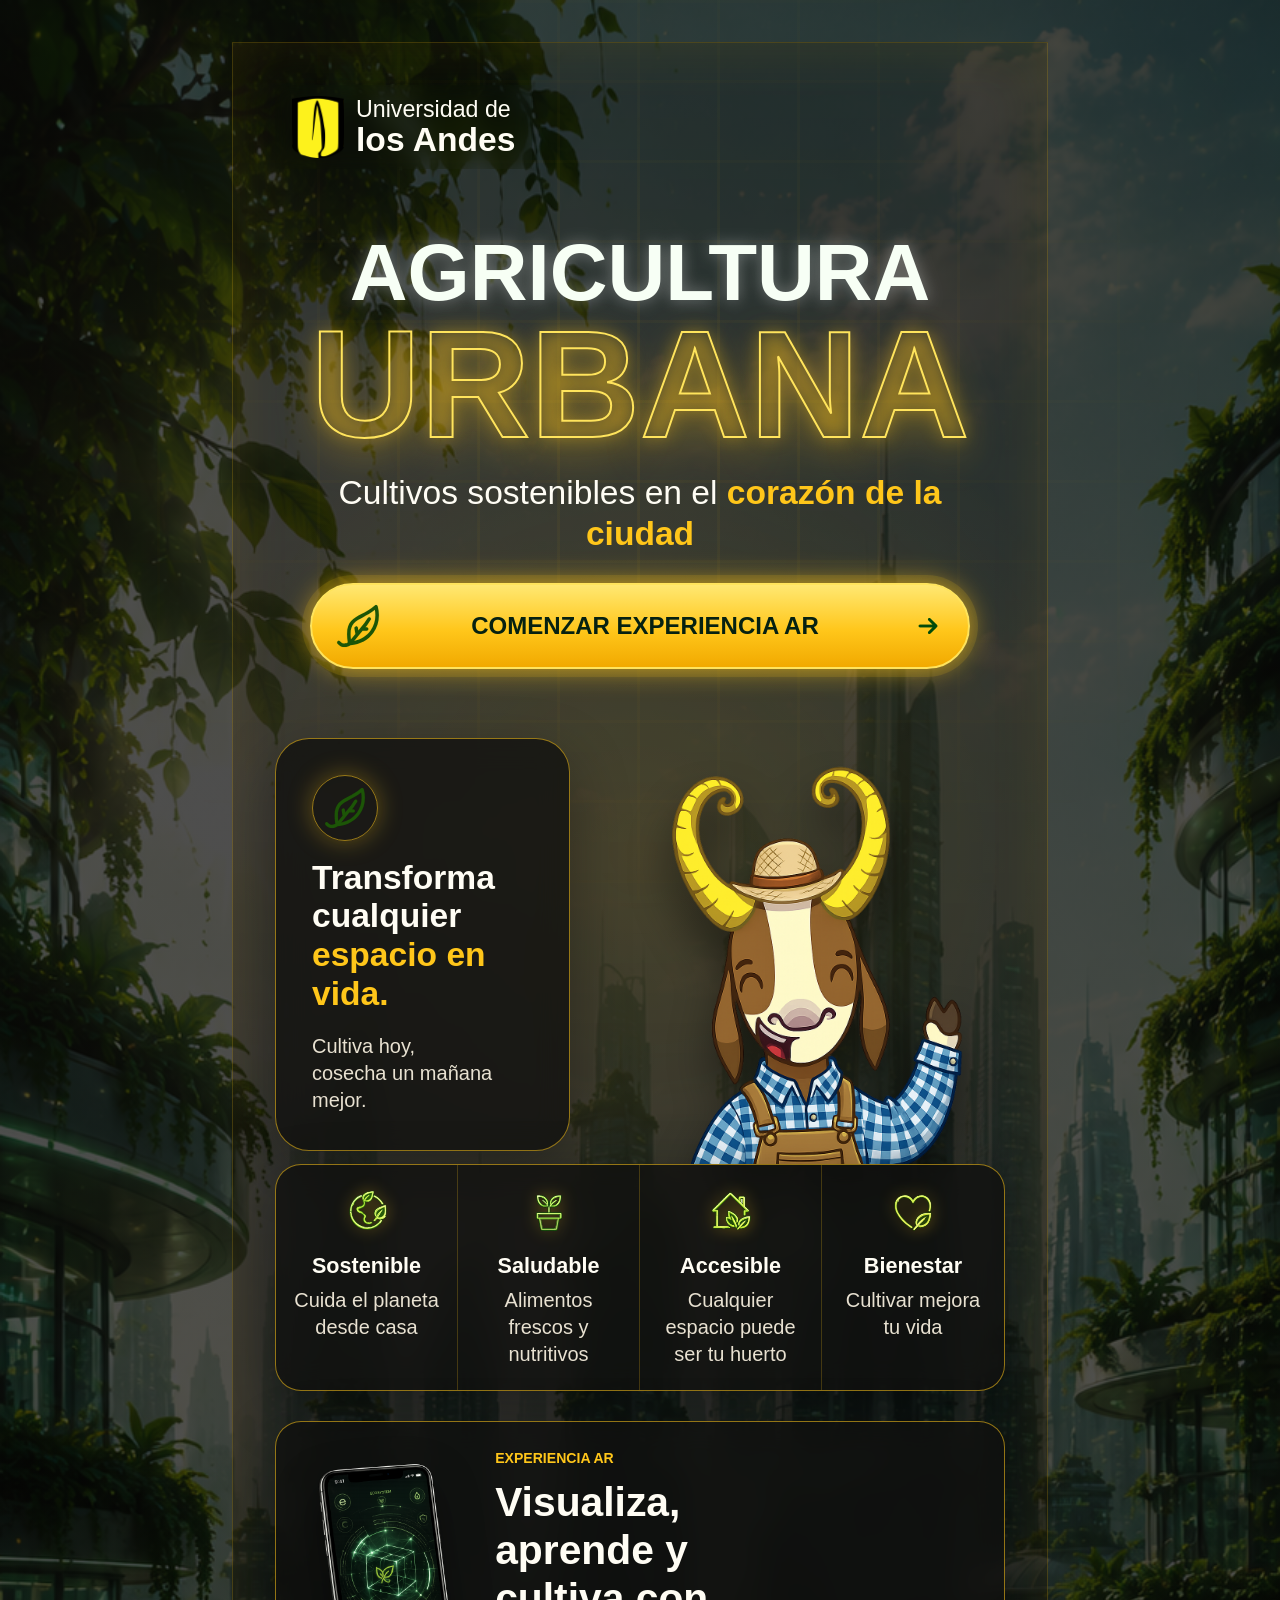
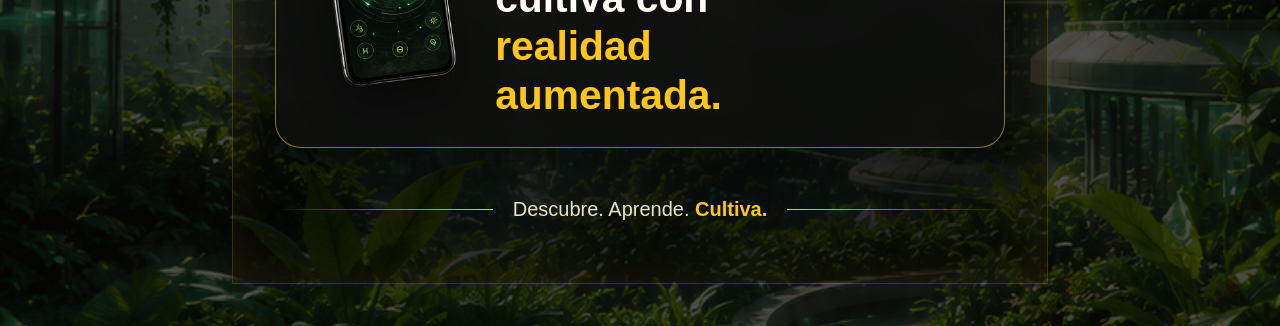
<file: index copy 2.html>
<!DOCTYPE html>
<html lang="es">
<head>
  <meta charset="UTF-8">
  <meta name="viewport" content="width=device-width, initial-scale=1.0">
  <title>Agricultura Urbana AR</title>
  <link rel="stylesheet" href="./Styles/index.css">
</head>
<body>
  <main class="poster-shell">
    <section class="hero-panel" aria-labelledby="main-title">
      <header class="topbar">
        <div class="brand-slot brand-slot-wide">
          <img src="./Assets/img/logouniA.png" alt="Universidad de los Andes">
          <p>Universidad de<br><strong>los Andes</strong></p>
        </div>
      </header>

      <div class="title-block">
        <p class="eyebrow">Agricultura</p>
        <h1 id="main-title">Urbana</h1>
        <p class="subtitle">Cultivos sostenibles en el <strong>coraz&oacute;n de la ciudad</strong></p>
      </div>


      <a class="start-button" href="tests/TestNatalia.html">
        <img class="button-icon" src="./Assets/svg/hoja.svg" alt="">
        <span>Comenzar experiencia AR</span>
        <img class="button-arrow" src="./Assets/svg/arrow.svg" alt="">
      </a>

      <section class="main-scene" aria-label="Presentacion principal">
        <article class="intro-card">
          <span class="orb-icon">
            <img src="./Assets/svg/hoja.svg" alt="">
          </span>
          <h2>Transforma cualquier <strong>espacio en vida.</strong></h2>
          <p>Cultiva hoy,<br>cosecha un ma&ntilde;ana mejor.</p>
        </article>
          <div class="goat-placeholder">
          <img src="./Assets/img/Cabra.png" alt="Cabra guia de la experiencia AR">
        </div>
      </section>

      <section class="benefits" aria-label="Beneficios">
        <article class="benefit-card">
          <img class="benefit-icon" src="./Assets/svg/tierra.svg" alt="">
          <h3>Sostenible</h3>
          <p>Cuida el planeta desde casa</p>
        </article>
        <article class="benefit-card">
          <img class="benefit-icon" src="./Assets/svg/planta.svg" alt="">
          <h3>Saludable</h3>
          <p>Alimentos frescos y nutritivos</p>
        </article>
        <article class="benefit-card">
          <img class="benefit-icon" src="./Assets/svg/casa.svg" alt="">
          <h3>Accesible</h3>
          <p>Cualquier espacio puede ser tu huerto</p>
        </article>
        <article class="benefit-card">
          <img class="benefit-icon" src="./Assets/svg/corazon.svg" alt="">
          <h3>Bienestar</h3>
          <p>Cultivar mejora tu vida</p>
        </article>
      </section>

      <section class="ar-card" aria-label="Experiencia AR">
        <div class="phone-slot">
          <img src="./Assets/img/Celu.png" alt="Vista previa de la experiencia en celular">
        </div>
        <div class="ar-copy">
          <p>Experiencia AR</p>
          <h2>Visualiza, aprende y cultiva con <strong>realidad aumentada.</strong></h2>
        </div>
      </section>

      <footer class="poster-footer">
        <span></span>
        <p>Descubre. Aprende. <strong>Cultiva.</strong></p>
        <span></span>
      </footer>
    </section>
  </main>
</body>
</html>
</file>
<file: Styles/index.css>
:root {
  --bg: #080806;
  --panel: rgba(16, 16, 15, 0.78);
  --panel-strong: rgba(12, 12, 11, 0.92);
  --line: rgba(255, 198, 26, 0.55);
  --line-soft: rgba(255, 198, 26, 0.22);
  --green: #ffc61a;
  --green-deep: #f1a900;
  --mint: #ffe45c;
  --text: #fffdf4;
  --muted: #e8e1d1;
  --shadow: rgba(255, 198, 26, 0.38);
}

* {
  box-sizing: border-box;
}

body {
  margin: 0;
  min-height: 100vh;
  font-family: Arial, Helvetica, sans-serif;
  color: var(--text);
  background:
    linear-gradient(180deg, rgba(8, 8, 7, 0.72), rgba(6, 6, 5, 0.7)),
    url("../Assets/img/fondoS.png") center top / cover no-repeat,
    var(--bg);
}

body::before {
  content: "";
  position: fixed;
  inset: 0;
  pointer-events: none;
  background-image:
    linear-gradient(90deg, transparent 0 96%, rgba(255, 198, 26, 0.08) 97% 100%),
    linear-gradient(0deg, transparent 0 96%, rgba(255, 198, 26, 0.06) 97% 100%);
  background-size: 80px 80px;
  mask-image: radial-gradient(circle at center, black, transparent 74%);
}

.poster-shell {
  width: min(100%, 900px);
  min-height: 100vh;
  margin: 0 auto;
  padding: clamp(16px, 4vw, 42px);
}

.hero-panel {
  position: relative;
  overflow: hidden;
  min-height: calc(100vh - 32px);
  padding: clamp(18px, 4vw, 42px);
  border: 1px solid var(--line-soft);
  background:
    linear-gradient(180deg, rgba(0, 0, 0, 0.18), rgba(0, 0, 0, 0.42)),
    radial-gradient(circle at center 44%, rgba(255, 198, 26, 0.16), transparent 32rem);
  box-shadow: inset 0 0 60px rgba(255, 198, 26, 0.1);
}

.topbar,
.main-scene,
.benefits,
.ar-card,
.poster-footer {
  position: relative;
  z-index: 1;
}

.topbar {
  display: flex;
  align-items: center;
  justify-content: space-between;
  gap: 16px;
  margin-bottom: clamp(28px, 7vw, 58px);
}

.brand-slot {
  display: flex;
  align-items: center;
  justify-content: center;
  min-height: 64px;
  border: 1px solid var(--line);
  background: rgba(16, 16, 15, 0.55);
  backdrop-filter: blur(10px);
}

.brand-slot img {
  width: 100%;
  height: 100%;
  object-fit: contain;
}

.brand-slot-wide {
  gap: 12px;
  width: auto;
  min-width: 230px;
  padding: 10px 16px;
  border-color: transparent;
  background: transparent;
}

.brand-slot-wide img {
  width: 52px;
  height: 62px;
}

.brand-slot-wide p {
  margin: 0;
  line-height: 1.05;
  font-size: clamp(1rem, 3vw, 1.45rem);
}

.brand-slot-wide strong {
  font-size: 1.45em;
}

.brand-slot-icon {
  width: 72px;
  height: 72px;
  border-radius: 22px;
  padding: 16px;
}

.title-block {
  text-align: center;
  margin: 0 auto 28px;
}

.eyebrow,
.title-block h1 {
  margin: 0;
  text-transform: uppercase;
  letter-spacing: 0;
}

.eyebrow {
  font-size: clamp(2.4rem, 10vw, 5rem);
  font-weight: 800;
  color: #f7fff5;
  text-shadow: 0 0 16px rgba(255, 255, 255, 0.35);
}

.title-block h1 {
  font-size: clamp(4.5rem, 19vw, 9.5rem);
  line-height: 0.86;
  font-weight: 900;
  color: transparent;
  -webkit-text-stroke: 2px var(--mint);
  text-shadow:
    0 0 18px var(--shadow),
    0 14px 40px rgba(255, 198, 26, 0.36);
}

.subtitle {
  max-width: 660px;
  margin: 22px auto 0;
  color: var(--text);
  font-size: clamp(1.25rem, 4.5vw, 2.1rem);
  line-height: 1.24;
}

.subtitle strong,
.intro-card strong,
.ar-copy strong,
.poster-footer strong {
  color: var(--green);
  font-weight: 700;
}

.start-button {
  display: grid;
  grid-template-columns: 48px 1fr 38px;
  align-items: center;
  gap: 12px;
  width: min(100%, 660px);
  min-height: 86px;
  margin: 0 auto clamp(28px, 8vw, 56px);
  padding: 14px 24px;
  border: 2px solid var(--mint);
  border-radius: 999px;
  color: #062111;
  background: linear-gradient(180deg, #ffe872, #ffc61a 56%, #f1a900);
  box-shadow:
    0 0 0 8px rgba(255, 198, 26, 0.13),
    0 0 28px rgba(255, 198, 26, 0.7);
  font-size: clamp(1rem, 4vw, 1.5rem);
  font-weight: 800;
  text-align: center;
  text-decoration: none;
  text-transform: uppercase;
}

.start-button:hover,
.start-button:focus-visible {
  transform: translateY(-2px);
  box-shadow:
    0 0 0 8px rgba(255, 198, 26, 0.17),
    0 0 38px rgba(255, 198, 26, 0.86);
}

.button-arrow {
  width: 32px;
  justify-self: end;
}

.button-icon {
  width: 44px;
  height: 44px;
  object-fit: contain;
}

.main-scene {
  display: grid;
  grid-template-columns: minmax(220px, 0.85fr) minmax(220px, 1.15fr);
  align-items: end;
  gap: clamp(18px, 5vw, 36px);
  min-height: 350px;
  margin-bottom: 0px;
}

.intro-card,
.benefits,
.ar-card {
  border: 1px solid var(--line);
  background: var(--panel);
  backdrop-filter: blur(15px);
  box-shadow: 0 20px 60px rgba(0, 0, 0, 0.32);
}

.intro-card {
  align-self: center;
  padding: clamp(22px, 5vw, 36px);
  border-radius: 34px;
}

.orb-icon {
  display: grid;
  place-items: center;
  width: 66px;
  height: 66px;
  margin-bottom: 18px;
  border: 1px solid var(--line);
  border-radius: 50%;
  box-shadow: 0 0 24px rgba(255, 198, 26, 0.34);
}

.orb-icon img {
  width: 42px;
  height: 42px;
  object-fit: contain;
}

.intro-card h2 {
  margin: 0 0 20px;
  font-size: clamp(1.5rem, 5vw, 2.1rem);
  line-height: 1.15;
}

.intro-card p,
.benefit-card p {
  margin: 0;
  color: var(--muted);
  font-size: clamp(1rem, 3.5vw, 1.25rem);
  line-height: 1.35;
}

.goat-placeholder {
  position: relative;
  display: grid;
  place-items: end center;
  min-height: 360px;
  padding-top: 40px;
  text-align: center;
}

.goat-placeholder img {
  max-width: min(100%, 490px);
  max-height: 560px;
  object-fit: contain;
  filter: drop-shadow(0 28px 22px rgba(0, 0, 0, 0.46));
}

.benefits {
  display: grid;
  grid-template-columns: repeat(4, 1fr);
  gap: 0;
  margin-bottom: 30px;
  border-radius: 26px;
  overflow: hidden;
}

.benefit-card {
  min-height: 170px;
  padding: 22px 16px;
  text-align: center;
  border-right: 1px solid var(--line-soft);
}

.benefit-card:last-child {
  border-right: 0;
}

.benefit-icon {
  display: block;
  width: 54px;
  height: 54px;
  margin: 0 auto 12px;
  object-fit: contain;
  filter: drop-shadow(0 0 8px var(--shadow));
}

.benefit-card h3 {
  margin: 0 0 8px;
  font-size: clamp(1rem, 3vw, 1.35rem);
}

.ar-card {
  display: grid;
  grid-template-columns: 0.75fr 1.25fr 0.8fr;
  align-items: center;
  gap: 24px;
  margin-bottom: 30px;
  padding: clamp(18px, 4vw, 28px);
  border-radius: 26px;
}

.phone-slot {
  display: grid;
  place-items: center;
  min-height: 190px;
  border: 0;
  color: var(--mint);
  background: transparent;
}

.phone-slot img {
  width: 100%;
  max-height: 250px;
  object-fit: contain;
  filter: drop-shadow(0 18px 22px rgba(0, 0, 0, 0.42));
}

.ar-copy p {
  margin: 0 0 12px;
  color: var(--green);
  font-size: 0.88rem;
  font-weight: 800;
  text-transform: uppercase;
}

.ar-copy h2 {
  margin: 0;
  font-size: clamp(1.65rem, 5vw, 2.55rem);
  line-height: 1.18;
}

.cube-slot {
  display: grid;
  place-items: center;
  min-height: 170px;
}

.cube {
  width: 100px;
  height: 100px;
  border: 2px solid var(--green);
  transform: rotate(45deg);
  box-shadow: 0 0 26px var(--shadow), inset 0 0 20px rgba(255, 198, 26, 0.18);
}

.poster-footer {
  display: grid;
  grid-template-columns: 1fr auto 1fr;
  align-items: center;
  gap: 20px;
  color: var(--muted);
  text-align: center;
  font-size: clamp(1rem, 3vw, 1.25rem);
}

.poster-footer span {
  height: 1px;
  background: linear-gradient(90deg, transparent, var(--green));
}

.poster-footer span:last-child {
  background: linear-gradient(90deg, var(--green), transparent);
}

@media (max-width: 720px) {
  .poster-shell {
    padding: 0;
  }

  .hero-panel {
    min-height: 100vh;
    padding: 18px 14px 28px;
    border: 0;
  }

  .topbar {
    margin-bottom: 32px;
  }

  .brand-slot-wide {
    min-width: 0;
    padding: 0;
  }

  .brand-slot-wide img {
    width: 42px;
    height: 50px;
  }

  .brand-slot-icon {
    width: 58px;
    height: 58px;
    border-radius: 18px;
  }

  .title-block {
    margin-bottom: 24px;
  }

  .title-block h1 {
    -webkit-text-stroke-width: 1.25px;
  }

  .start-button {
    grid-template-columns: 38px 1fr 28px;
    min-height: 70px;
    padding: 12px 16px;
  }

  .main-scene {
    grid-template-columns: minmax(0, 0.9fr) minmax(0, 1.1fr);
    align-items: end;
    gap: 6px;
    min-height: 0;
    margin-top: -4px;
  }

  .intro-card {
    align-self: center;
    padding: 18px 14px;
    border-radius: 24px;
  }

  .orb-icon {
    width: 48px;
    height: 48px;
    margin-bottom: 12px;
  }

  .orb-icon img {
    width: 32px;
    height: 32px;
  }

  .intro-card h2 {
    margin-bottom: 12px;
    font-size: clamp(1rem, 4.6vw, 1.35rem);
  }

  .intro-card p {
    font-size: clamp(0.82rem, 3.4vw, 1rem);
  }

  .goat-placeholder {
    min-height: 280px;
    padding-top: 0;
    margin: -4px -12px 0 -8px;
    place-items: end center;
  }

  .goat-placeholder img {
    width: min(58vw, 330px);
    max-width: none;
    max-height: 345px;
  }

  .benefits {
    grid-template-columns: repeat(2, 1fr);
    border-radius: 22px;
  }

  .benefit-card {
    min-height: 145px;
    border-bottom: 1px solid var(--line-soft);
  }

  .benefit-card:nth-child(2n) {
    border-right: 0;
  }

  .benefit-card:nth-last-child(-n + 2) {
    border-bottom: 0;
  }

  .ar-card {
    grid-template-columns: 1fr;
    text-align: center;
  }

  .cube-slot {
    min-height: 120px;
  }

  .poster-footer {
    grid-template-columns: 1fr;
    gap: 10px;
  }
}

@media (max-width: 420px) {
  .brand-slot-wide p {
    font-size: 0.88rem;
  }

  .brand-slot-wide strong {
    font-size: 1.24em;
  }

  .brand-slot-icon {
    width: 52px;
    height: 52px;
  }

  .eyebrow {
    font-size: 2.1rem;
  }

  .title-block h1 {
    font-size: 4rem;
  }

  .subtitle {
    font-size: 1.12rem;
  }

  .start-button {
    font-size: 0.92rem;
  }

  .main-scene {
    grid-template-columns: minmax(0, 0.92fr) minmax(0, 1.08fr);
    gap: 0;
  }

  .intro-card {
    padding: 14px 12px;
    border-radius: 20px;
  }

  .intro-card h2 {
    font-size: clamp(0.92rem, 4.4vw, 1.08rem);
  }

  .intro-card p {
    font-size: clamp(0.76rem, 3.5vw, 0.9rem);
  }

  .goat-placeholder {
    min-height: 250px;
    margin-right: -18px;
  }

  .goat-placeholder img {
    width: min(62vw, 285px);
    max-height: 300px;
  }

  .benefits {
    grid-template-columns: 1fr;
  }

  .benefit-card {
    min-height: 120px;
    border-right: 0;
  }

  .benefit-card:nth-last-child(2) {
    border-bottom: 1px solid var(--line-soft);
  }
}
</file>
